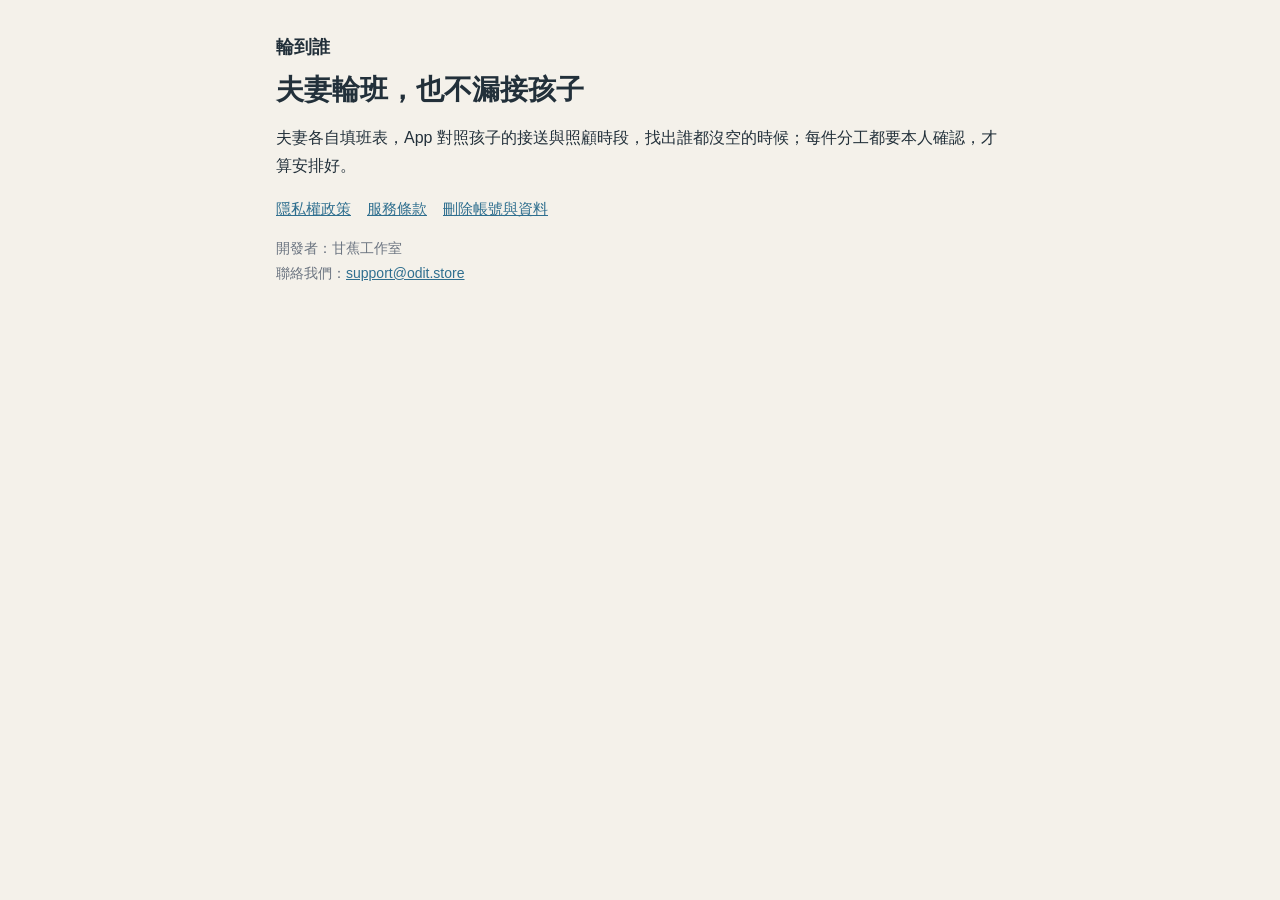
<file: index.html>
<!doctype html>
<html lang="zh-Hant"><head><meta charset="utf-8"><meta name="viewport" content="width=device-width,initial-scale=1">
<title>輪到誰</title><link rel="stylesheet" href="style.css"></head>
<body><main>
<div class="brand">輪到誰</div>
<h1>夫妻輪班，也不漏接孩子</h1>
<p>夫妻各自填班表，App 對照孩子的接送與照顧時段，找出誰都沒空的時候；每件分工都要本人確認，才算安排好。</p>
<nav><a href="privacy.html">隱私權政策</a><a href="terms.html">服務條款</a><a href="delete-account.html">刪除帳號與資料</a></nav>
<p class="meta">開發者：甘蕉工作室<br>聯絡我們：<a href="mailto:support@odit.store">support@odit.store</a></p>
</main></body></html>
</file>
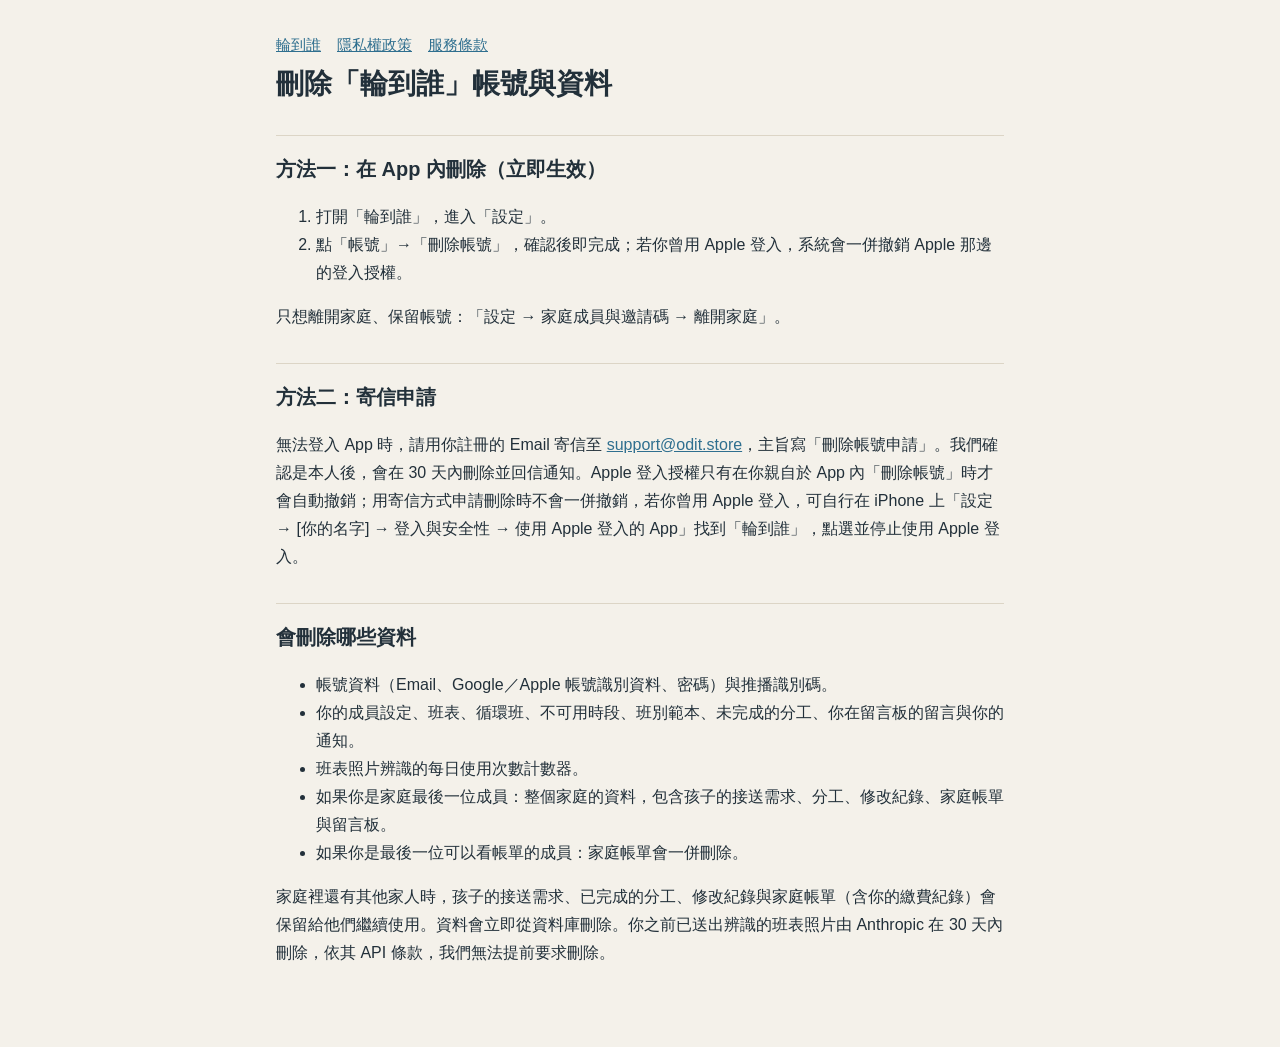
<file: delete-account.html>
<!doctype html>
<html lang="zh-Hant"><head><meta charset="utf-8"><meta name="viewport" content="width=device-width,initial-scale=1">
<title>刪除帳號與資料｜輪到誰</title><link rel="stylesheet" href="style.css"></head>
<body><main>
<nav><a href="index.html">輪到誰</a><a href="privacy.html">隱私權政策</a><a href="terms.html">服務條款</a></nav>
<h1>刪除「輪到誰」帳號與資料</h1>

<h2>方法一：在 App 內刪除（立即生效）</h2>
<ol>
<li>打開「輪到誰」，進入「設定」。</li>
<li>點「帳號」→「刪除帳號」，確認後即完成；若你曾用 Apple 登入，系統會一併撤銷 Apple 那邊的登入授權。</li>
</ol>
<p>只想離開家庭、保留帳號：「設定 → 家庭成員與邀請碼 → 離開家庭」。</p>

<h2>方法二：寄信申請</h2>
<p>無法登入 App 時，請用你註冊的 Email 寄信至 <a href="mailto:support@odit.store?subject=%E5%88%AA%E9%99%A4%E5%B8%B3%E8%99%9F%E7%94%B3%E8%AB%8B">support@odit.store</a>，主旨寫「刪除帳號申請」。我們確認是本人後，會在 30 天內刪除並回信通知。Apple 登入授權只有在你親自於 App 內「刪除帳號」時才會自動撤銷；用寄信方式申請刪除時不會一併撤銷，若你曾用 Apple 登入，可自行在 iPhone 上「設定 → [你的名字] → 登入與安全性 → 使用 Apple 登入的 App」找到「輪到誰」，點選並停止使用 Apple 登入。</p>

<h2>會刪除哪些資料</h2>
<ul>
<li>帳號資料（Email、Google／Apple 帳號識別資料、密碼）與推播識別碼。</li>
<li>你的成員設定、班表、循環班、不可用時段、班別範本、未完成的分工、你在留言板的留言與你的通知。</li>
<li>班表照片辨識的每日使用次數計數器。</li>
<li>如果你是家庭最後一位成員：整個家庭的資料，包含孩子的接送需求、分工、修改紀錄、家庭帳單與留言板。</li>
<li>如果你是最後一位可以看帳單的成員：家庭帳單會一併刪除。</li>
</ul>
<p>家庭裡還有其他家人時，孩子的接送需求、已完成的分工、修改紀錄與家庭帳單（含你的繳費紀錄）會保留給他們繼續使用。資料會立即從資料庫刪除。你之前已送出辨識的班表照片由 Anthropic 在 30 天內刪除，依其 API 條款，我們無法提前要求刪除。</p>
</main></body></html>
</file>
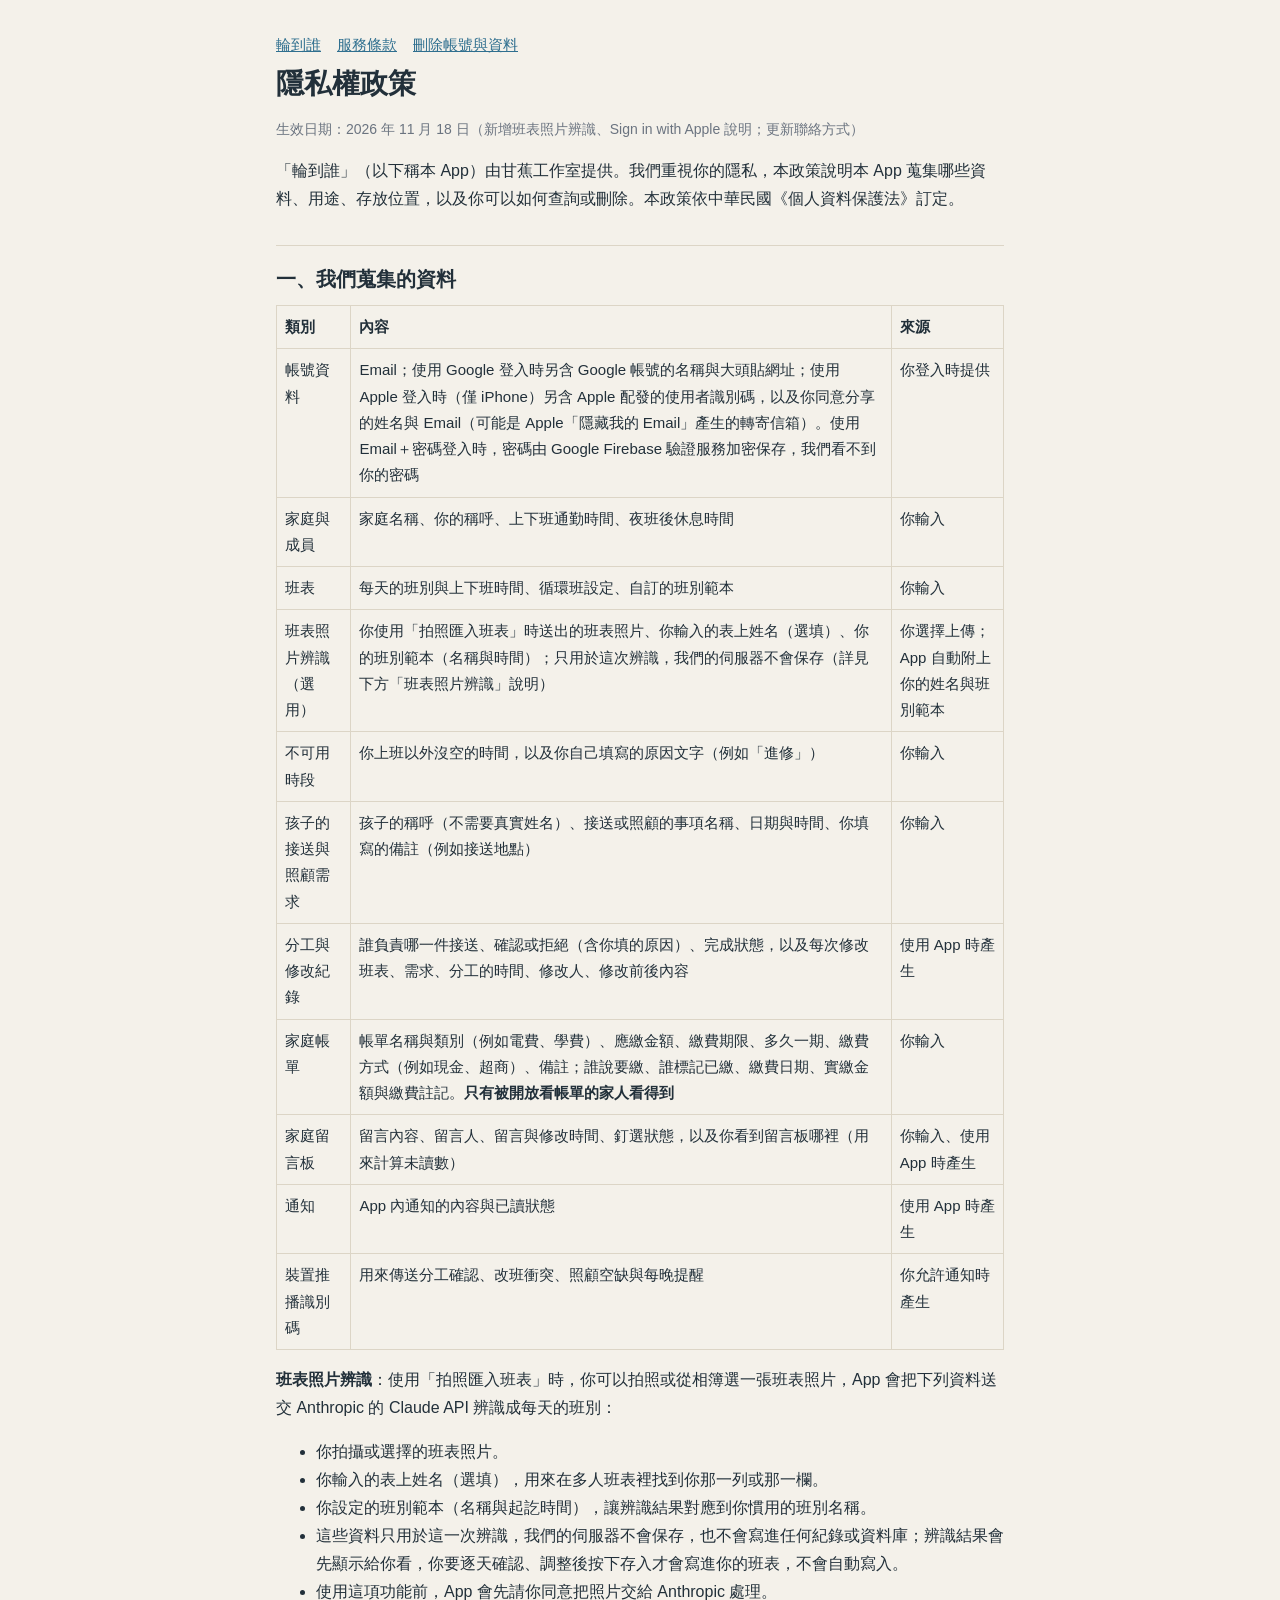
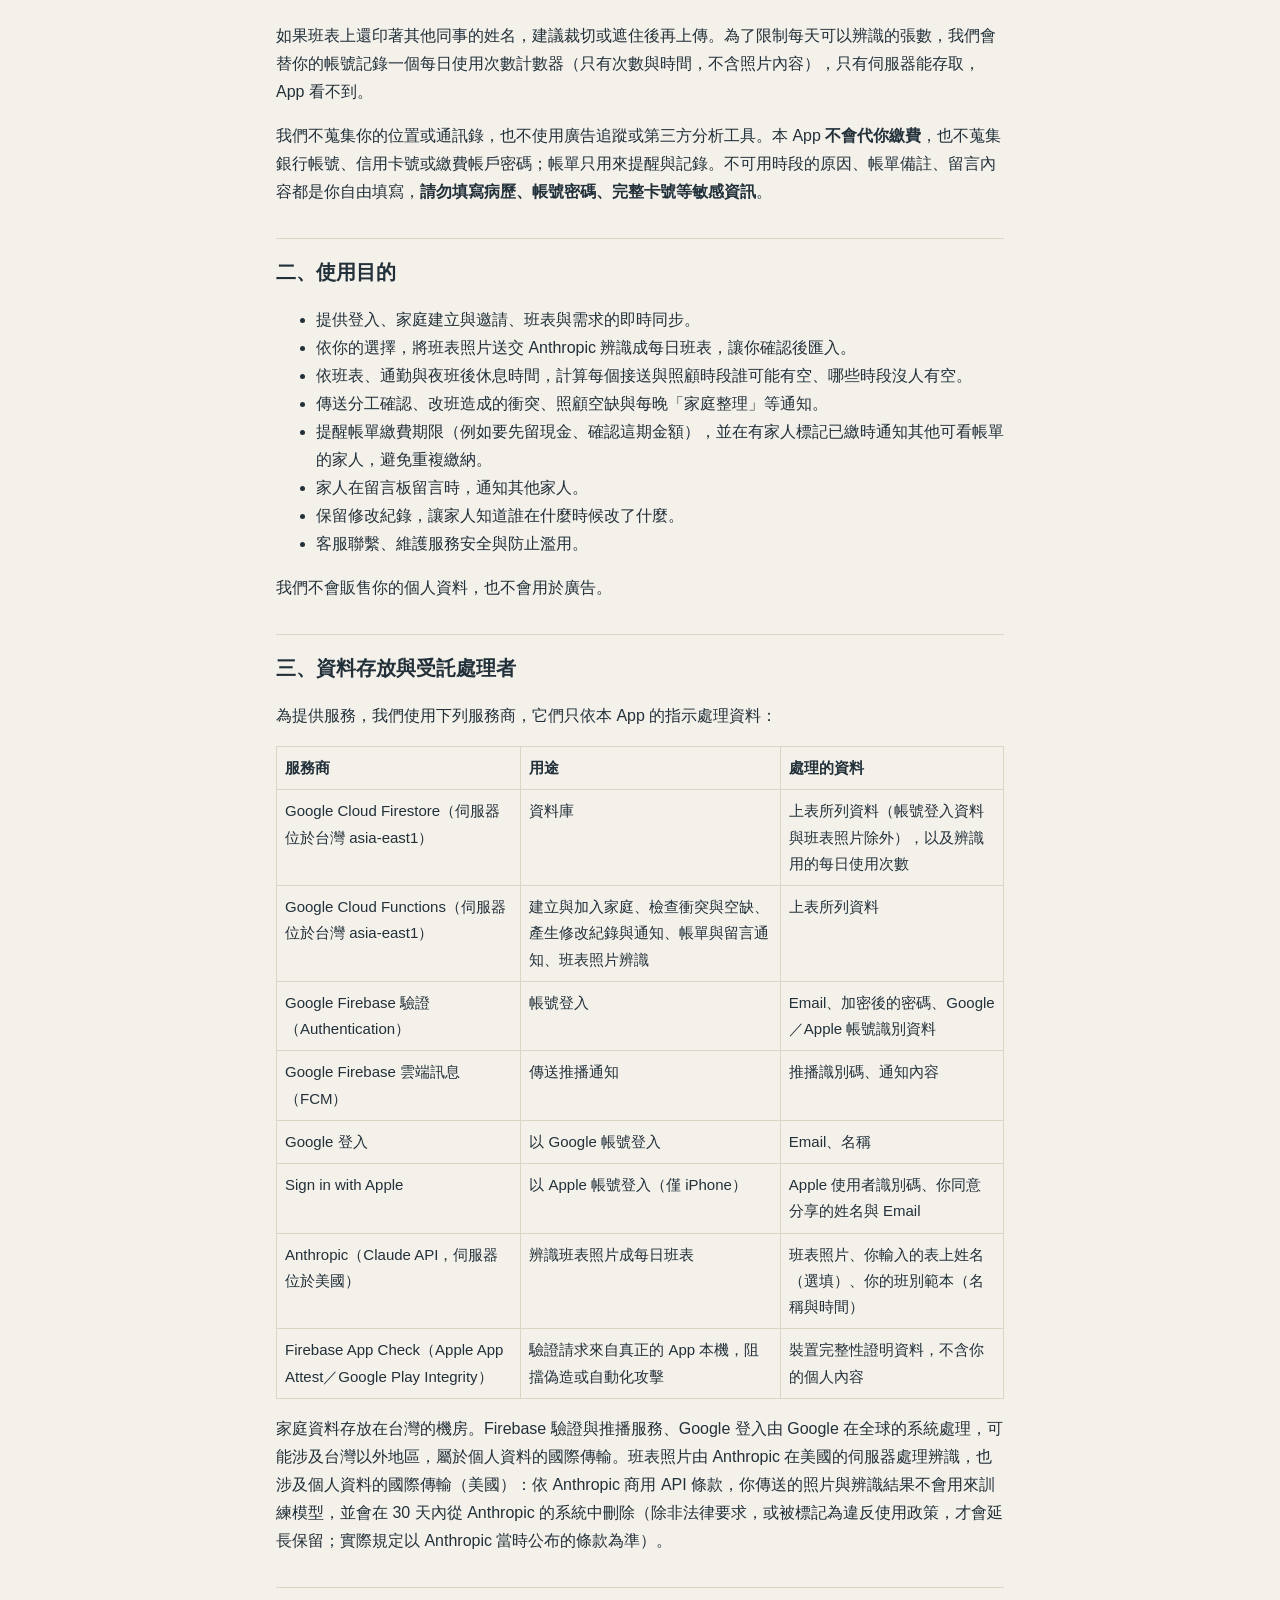
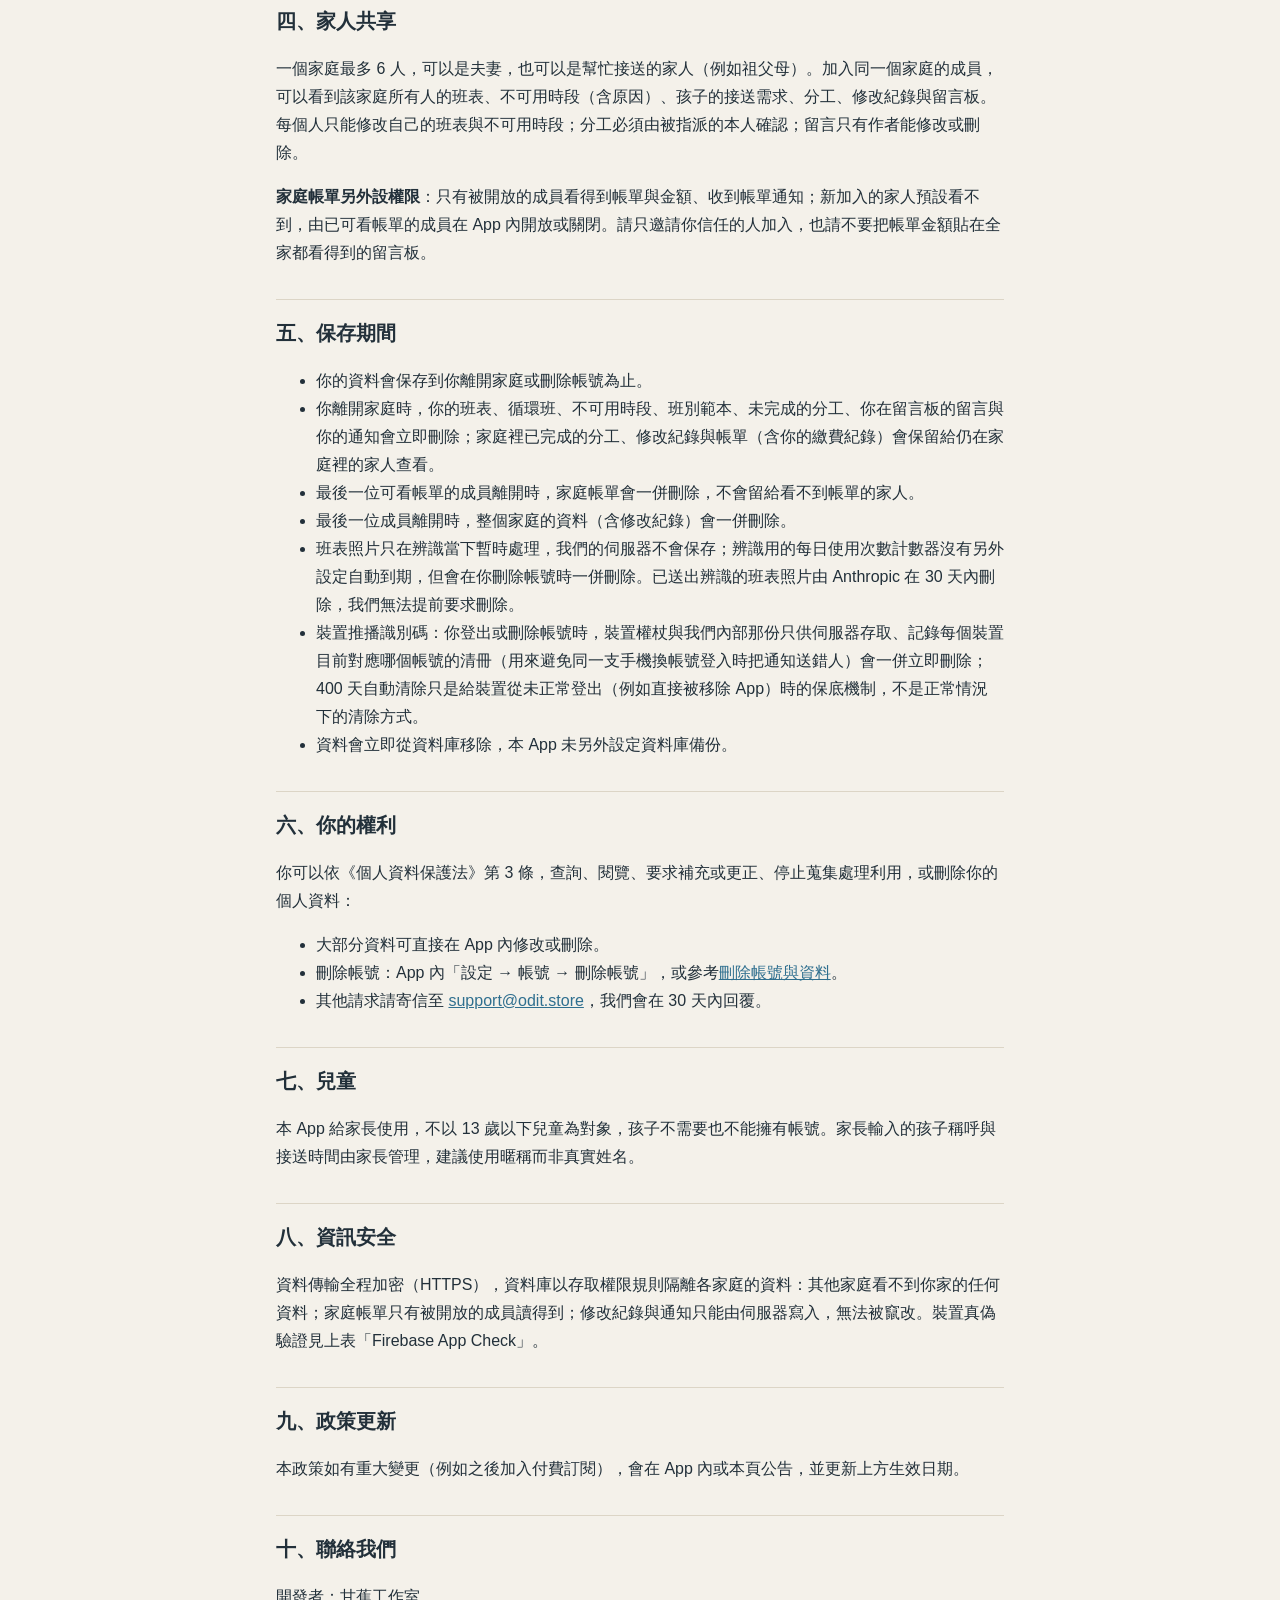
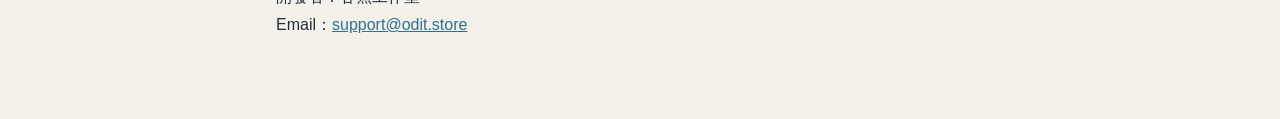
<file: privacy.html>
<!doctype html>
<html lang="zh-Hant"><head><meta charset="utf-8"><meta name="viewport" content="width=device-width,initial-scale=1">
<title>隱私權政策｜輪到誰</title><link rel="stylesheet" href="style.css"></head>
<body><main>
<nav><a href="index.html">輪到誰</a><a href="terms.html">服務條款</a><a href="delete-account.html">刪除帳號與資料</a></nav>
<h1>隱私權政策</h1>
<p class="meta">生效日期：2026 年 11 月 18 日（新增班表照片辨識、Sign in with Apple 說明；更新聯絡方式）</p>

<p>「輪到誰」（以下稱本 App）由甘蕉工作室提供。我們重視你的隱私，本政策說明本 App 蒐集哪些資料、用途、存放位置，以及你可以如何查詢或刪除。本政策依中華民國《個人資料保護法》訂定。</p>

<h2>一、我們蒐集的資料</h2>
<table>
<tr><th>類別</th><th>內容</th><th>來源</th></tr>
<tr><td>帳號資料</td><td>Email；使用 Google 登入時另含 Google 帳號的名稱與大頭貼網址；使用 Apple 登入時（僅 iPhone）另含 Apple 配發的使用者識別碼，以及你同意分享的姓名與 Email（可能是 Apple「隱藏我的 Email」產生的轉寄信箱）。使用 Email＋密碼登入時，密碼由 Google Firebase 驗證服務加密保存，我們看不到你的密碼</td><td>你登入時提供</td></tr>
<tr><td>家庭與成員</td><td>家庭名稱、你的稱呼、上下班通勤時間、夜班後休息時間</td><td>你輸入</td></tr>
<tr><td>班表</td><td>每天的班別與上下班時間、循環班設定、自訂的班別範本</td><td>你輸入</td></tr>
<tr><td>班表照片辨識（選用）</td><td>你使用「拍照匯入班表」時送出的班表照片、你輸入的表上姓名（選填）、你的班別範本（名稱與時間）；只用於這次辨識，我們的伺服器不會保存（詳見下方「班表照片辨識」說明）</td><td>你選擇上傳；App 自動附上你的姓名與班別範本</td></tr>
<tr><td>不可用時段</td><td>你上班以外沒空的時間，以及你自己填寫的原因文字（例如「進修」）</td><td>你輸入</td></tr>
<tr><td>孩子的接送與照顧需求</td><td>孩子的稱呼（不需要真實姓名）、接送或照顧的事項名稱、日期與時間、你填寫的備註（例如接送地點）</td><td>你輸入</td></tr>
<tr><td>分工與修改紀錄</td><td>誰負責哪一件接送、確認或拒絕（含你填的原因）、完成狀態，以及每次修改班表、需求、分工的時間、修改人、修改前後內容</td><td>使用 App 時產生</td></tr>
<tr><td>家庭帳單</td><td>帳單名稱與類別（例如電費、學費）、應繳金額、繳費期限、多久一期、繳費方式（例如現金、超商）、備註；誰說要繳、誰標記已繳、繳費日期、實繳金額與繳費註記。<strong>只有被開放看帳單的家人看得到</strong></td><td>你輸入</td></tr>
<tr><td>家庭留言板</td><td>留言內容、留言人、留言與修改時間、釘選狀態，以及你看到留言板哪裡（用來計算未讀數）</td><td>你輸入、使用 App 時產生</td></tr>
<tr><td>通知</td><td>App 內通知的內容與已讀狀態</td><td>使用 App 時產生</td></tr>
<tr><td>裝置推播識別碼</td><td>用來傳送分工確認、改班衝突、照顧空缺與每晚提醒</td><td>你允許通知時產生</td></tr>
</table>

<p><strong>班表照片辨識</strong>：使用「拍照匯入班表」時，你可以拍照或從相簿選一張班表照片，App 會把下列資料送交 Anthropic 的 Claude API 辨識成每天的班別：</p>
<ul>
<li>你拍攝或選擇的班表照片。</li>
<li>你輸入的表上姓名（選填），用來在多人班表裡找到你那一列或那一欄。</li>
<li>你設定的班別範本（名稱與起訖時間），讓辨識結果對應到你慣用的班別名稱。</li>
<li>這些資料只用於這一次辨識，我們的伺服器不會保存，也不會寫進任何紀錄或資料庫；辨識結果會先顯示給你看，你要逐天確認、調整後按下存入才會寫進你的班表，不會自動寫入。</li>
<li>使用這項功能前，App 會先請你同意把照片交給 Anthropic 處理。</li>
</ul>
<p>如果班表上還印著其他同事的姓名，建議裁切或遮住後再上傳。為了限制每天可以辨識的張數，我們會替你的帳號記錄一個每日使用次數計數器（只有次數與時間，不含照片內容），只有伺服器能存取，App 看不到。</p>

<p>我們不蒐集你的位置或通訊錄，也不使用廣告追蹤或第三方分析工具。本 App <strong>不會代你繳費</strong>，也不蒐集銀行帳號、信用卡號或繳費帳戶密碼；帳單只用來提醒與記錄。不可用時段的原因、帳單備註、留言內容都是你自由填寫，<strong>請勿填寫病歷、帳號密碼、完整卡號等敏感資訊</strong>。</p>

<h2>二、使用目的</h2>
<ul>
<li>提供登入、家庭建立與邀請、班表與需求的即時同步。</li>
<li>依你的選擇，將班表照片送交 Anthropic 辨識成每日班表，讓你確認後匯入。</li>
<li>依班表、通勤與夜班後休息時間，計算每個接送與照顧時段誰可能有空、哪些時段沒人有空。</li>
<li>傳送分工確認、改班造成的衝突、照顧空缺與每晚「家庭整理」等通知。</li>
<li>提醒帳單繳費期限（例如要先留現金、確認這期金額），並在有家人標記已繳時通知其他可看帳單的家人，避免重複繳納。</li>
<li>家人在留言板留言時，通知其他家人。</li>
<li>保留修改紀錄，讓家人知道誰在什麼時候改了什麼。</li>
<li>客服聯繫、維護服務安全與防止濫用。</li>
</ul>
<p>我們不會販售你的個人資料，也不會用於廣告。</p>

<h2>三、資料存放與受託處理者</h2>
<p>為提供服務，我們使用下列服務商，它們只依本 App 的指示處理資料：</p>
<table>
<tr><th>服務商</th><th>用途</th><th>處理的資料</th></tr>
<tr><td>Google Cloud Firestore（伺服器位於台灣 asia-east1）</td><td>資料庫</td><td>上表所列資料（帳號登入資料與班表照片除外），以及辨識用的每日使用次數</td></tr>
<tr><td>Google Cloud Functions（伺服器位於台灣 asia-east1）</td><td>建立與加入家庭、檢查衝突與空缺、產生修改紀錄與通知、帳單與留言通知、班表照片辨識</td><td>上表所列資料</td></tr>
<tr><td>Google Firebase 驗證（Authentication）</td><td>帳號登入</td><td>Email、加密後的密碼、Google／Apple 帳號識別資料</td></tr>
<tr><td>Google Firebase 雲端訊息（FCM）</td><td>傳送推播通知</td><td>推播識別碼、通知內容</td></tr>
<tr><td>Google 登入</td><td>以 Google 帳號登入</td><td>Email、名稱</td></tr>
<tr><td>Sign in with Apple</td><td>以 Apple 帳號登入（僅 iPhone）</td><td>Apple 使用者識別碼、你同意分享的姓名與 Email</td></tr>
<tr><td>Anthropic（Claude API，伺服器位於美國）</td><td>辨識班表照片成每日班表</td><td>班表照片、你輸入的表上姓名（選填）、你的班別範本（名稱與時間）</td></tr>
<tr><td>Firebase App Check（Apple App Attest／Google Play Integrity）</td><td>驗證請求來自真正的 App 本機，阻擋偽造或自動化攻擊</td><td>裝置完整性證明資料，不含你的個人內容</td></tr>
</table>
<p>家庭資料存放在台灣的機房。Firebase 驗證與推播服務、Google 登入由 Google 在全球的系統處理，可能涉及台灣以外地區，屬於個人資料的國際傳輸。班表照片由 Anthropic 在美國的伺服器處理辨識，也涉及個人資料的國際傳輸（美國）：依 Anthropic 商用 API 條款，你傳送的照片與辨識結果不會用來訓練模型，並會在 30 天內從 Anthropic 的系統中刪除（除非法律要求，或被標記為違反使用政策，才會延長保留；實際規定以 Anthropic 當時公布的條款為準）。</p>

<h2>四、家人共享</h2>
<p>一個家庭最多 6 人，可以是夫妻，也可以是幫忙接送的家人（例如祖父母）。加入同一個家庭的成員，可以看到該家庭所有人的班表、不可用時段（含原因）、孩子的接送需求、分工、修改紀錄與留言板。每個人只能修改自己的班表與不可用時段；分工必須由被指派的本人確認；留言只有作者能修改或刪除。</p>
<p><strong>家庭帳單另外設權限</strong>：只有被開放的成員看得到帳單與金額、收到帳單通知；新加入的家人預設看不到，由已可看帳單的成員在 App 內開放或關閉。請只邀請你信任的人加入，也請不要把帳單金額貼在全家都看得到的留言板。</p>

<h2>五、保存期間</h2>
<ul>
<li>你的資料會保存到你離開家庭或刪除帳號為止。</li>
<li>你離開家庭時，你的班表、循環班、不可用時段、班別範本、未完成的分工、你在留言板的留言與你的通知會立即刪除；家庭裡已完成的分工、修改紀錄與帳單（含你的繳費紀錄）會保留給仍在家庭裡的家人查看。</li>
<li>最後一位可看帳單的成員離開時，家庭帳單會一併刪除，不會留給看不到帳單的家人。</li>
<li>最後一位成員離開時，整個家庭的資料（含修改紀錄）會一併刪除。</li>
<li>班表照片只在辨識當下暫時處理，我們的伺服器不會保存；辨識用的每日使用次數計數器沒有另外設定自動到期，但會在你刪除帳號時一併刪除。已送出辨識的班表照片由 Anthropic 在 30 天內刪除，我們無法提前要求刪除。</li>
<li>裝置推播識別碼：你登出或刪除帳號時，裝置權杖與我們內部那份只供伺服器存取、記錄每個裝置目前對應哪個帳號的清冊（用來避免同一支手機換帳號登入時把通知送錯人）會一併立即刪除；400 天自動清除只是給裝置從未正常登出（例如直接被移除 App）時的保底機制，不是正常情況下的清除方式。</li>
<li>資料會立即從資料庫移除，本 App 未另外設定資料庫備份。</li>
</ul>

<h2>六、你的權利</h2>
<p>你可以依《個人資料保護法》第 3 條，查詢、閱覽、要求補充或更正、停止蒐集處理利用，或刪除你的個人資料：</p>
<ul>
<li>大部分資料可直接在 App 內修改或刪除。</li>
<li>刪除帳號：App 內「設定 → 帳號 → 刪除帳號」，或參考<a href="delete-account.html">刪除帳號與資料</a>。</li>
<li>其他請求請寄信至 <a href="mailto:support@odit.store">support@odit.store</a>，我們會在 30 天內回覆。</li>
</ul>

<h2>七、兒童</h2>
<p>本 App 給家長使用，不以 13 歲以下兒童為對象，孩子不需要也不能擁有帳號。家長輸入的孩子稱呼與接送時間由家長管理，建議使用暱稱而非真實姓名。</p>

<h2>八、資訊安全</h2>
<p>資料傳輸全程加密（HTTPS），資料庫以存取權限規則隔離各家庭的資料：其他家庭看不到你家的任何資料；家庭帳單只有被開放的成員讀得到；修改紀錄與通知只能由伺服器寫入，無法被竄改。裝置真偽驗證見上表「Firebase App Check」。</p>

<h2>九、政策更新</h2>
<p>本政策如有重大變更（例如之後加入付費訂閱），會在 App 內或本頁公告，並更新上方生效日期。</p>

<h2>十、聯絡我們</h2>
<p>開發者：甘蕉工作室<br>Email：<a href="mailto:support@odit.store">support@odit.store</a></p>
</main></body></html>
</file>
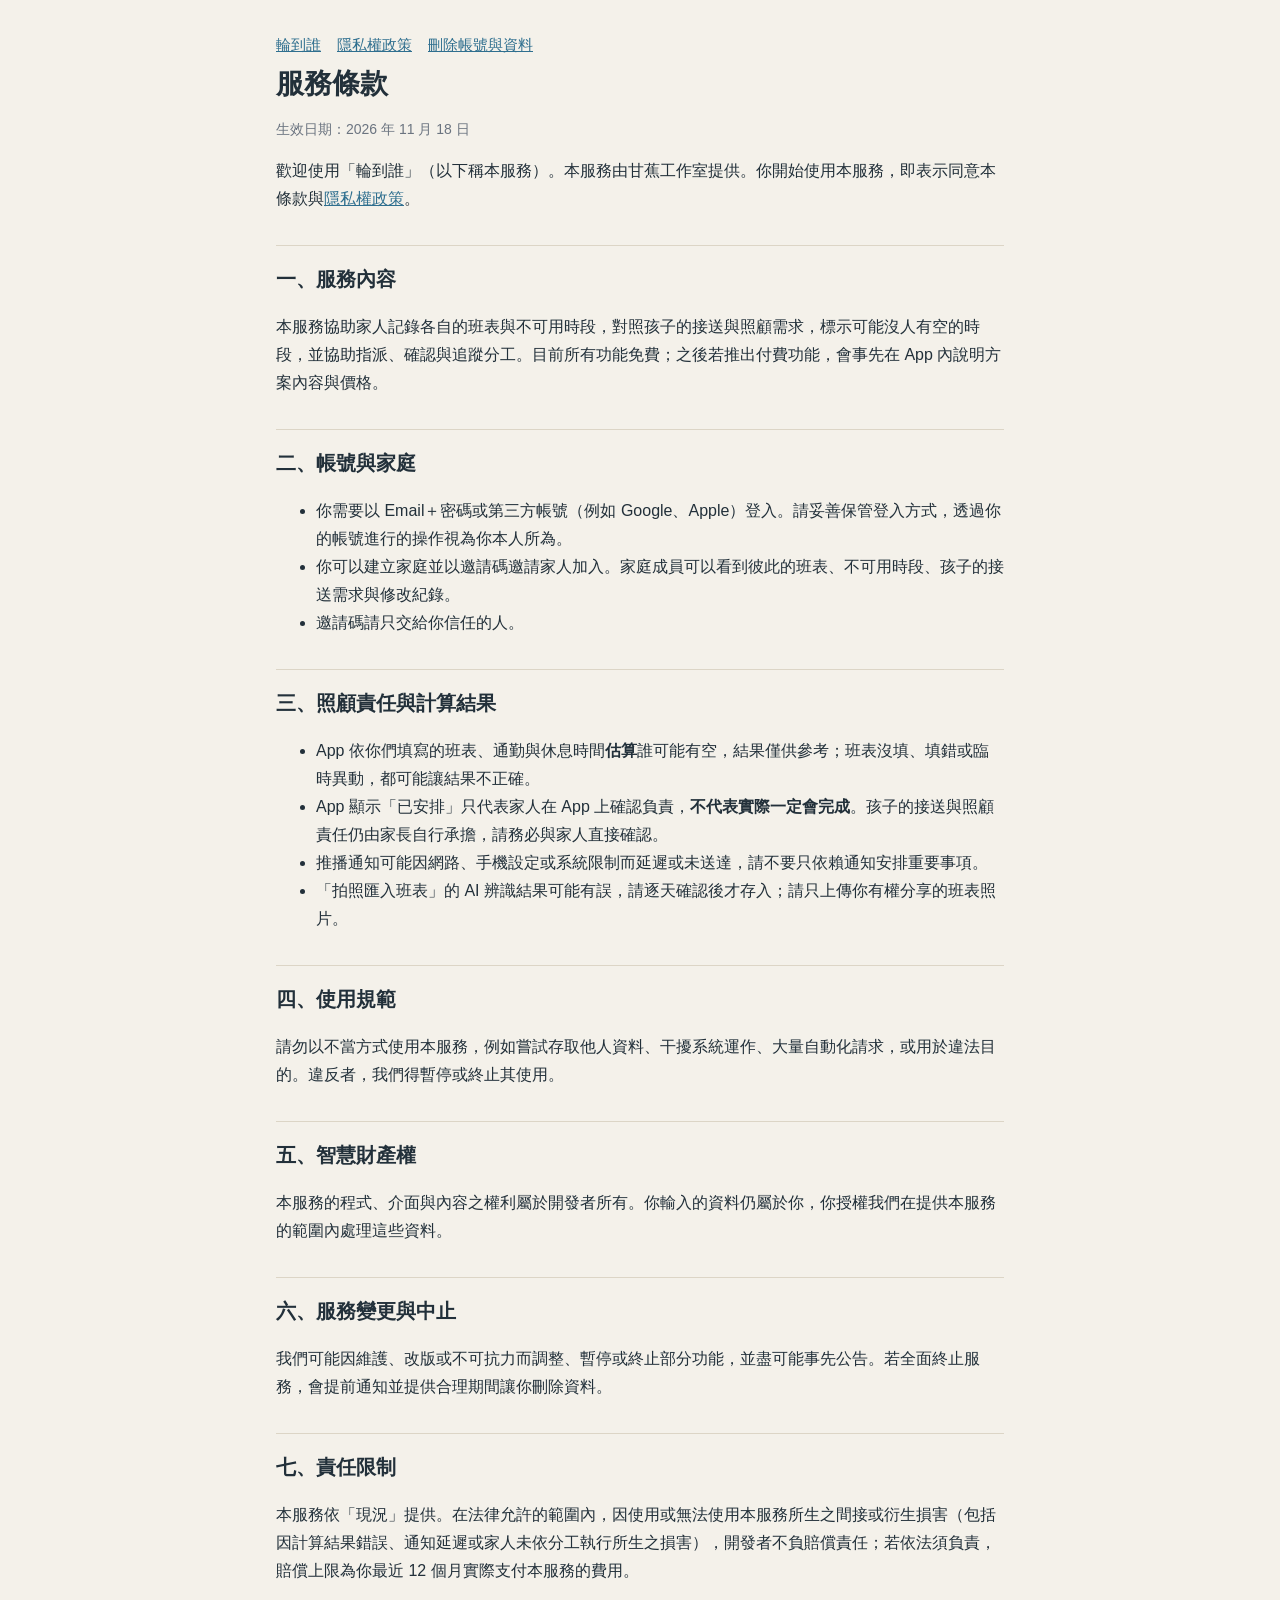
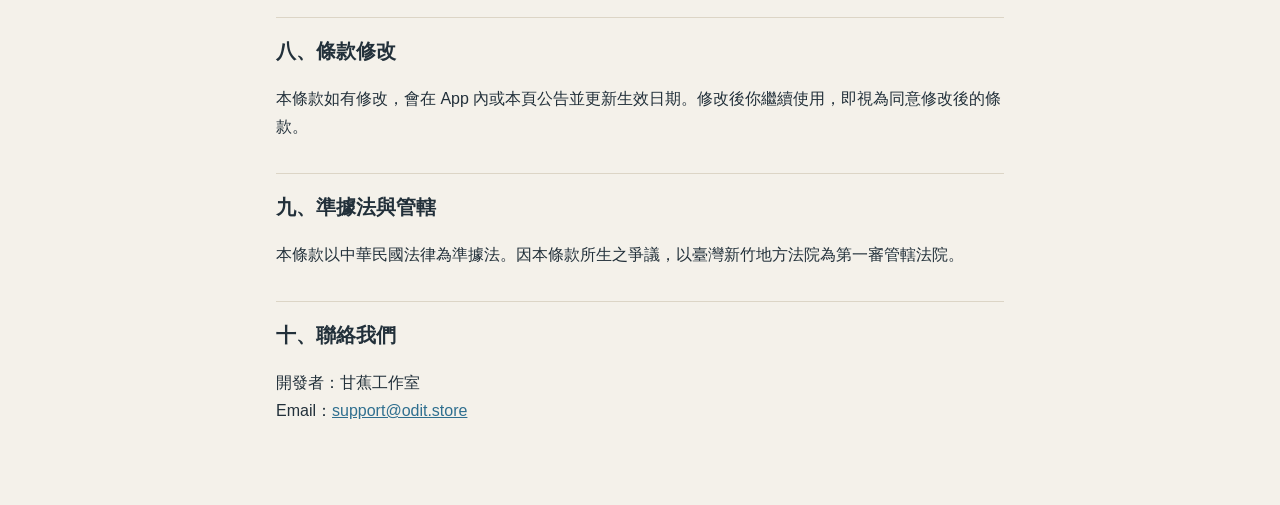
<file: terms.html>
<!doctype html>
<html lang="zh-Hant"><head><meta charset="utf-8"><meta name="viewport" content="width=device-width,initial-scale=1">
<title>服務條款｜輪到誰</title><link rel="stylesheet" href="style.css"></head>
<body><main>
<nav><a href="index.html">輪到誰</a><a href="privacy.html">隱私權政策</a><a href="delete-account.html">刪除帳號與資料</a></nav>
<h1>服務條款</h1>
<p class="meta">生效日期：2026 年 11 月 18 日</p>

<p>歡迎使用「輪到誰」（以下稱本服務）。本服務由甘蕉工作室提供。你開始使用本服務，即表示同意本條款與<a href="privacy.html">隱私權政策</a>。</p>

<h2>一、服務內容</h2>
<p>本服務協助家人記錄各自的班表與不可用時段，對照孩子的接送與照顧需求，標示可能沒人有空的時段，並協助指派、確認與追蹤分工。目前所有功能免費；之後若推出付費功能，會事先在 App 內說明方案內容與價格。</p>

<h2>二、帳號與家庭</h2>
<ul>
<li>你需要以 Email＋密碼或第三方帳號（例如 Google、Apple）登入。請妥善保管登入方式，透過你的帳號進行的操作視為你本人所為。</li>
<li>你可以建立家庭並以邀請碼邀請家人加入。家庭成員可以看到彼此的班表、不可用時段、孩子的接送需求與修改紀錄。</li>
<li>邀請碼請只交給你信任的人。</li>
</ul>

<h2>三、照顧責任與計算結果</h2>
<ul>
<li>App 依你們填寫的班表、通勤與休息時間<strong>估算</strong>誰可能有空，結果僅供參考；班表沒填、填錯或臨時異動，都可能讓結果不正確。</li>
<li>App 顯示「已安排」只代表家人在 App 上確認負責，<strong>不代表實際一定會完成</strong>。孩子的接送與照顧責任仍由家長自行承擔，請務必與家人直接確認。</li>
<li>推播通知可能因網路、手機設定或系統限制而延遲或未送達，請不要只依賴通知安排重要事項。</li>
<li>「拍照匯入班表」的 AI 辨識結果可能有誤，請逐天確認後才存入；請只上傳你有權分享的班表照片。</li>
</ul>

<h2>四、使用規範</h2>
<p>請勿以不當方式使用本服務，例如嘗試存取他人資料、干擾系統運作、大量自動化請求，或用於違法目的。違反者，我們得暫停或終止其使用。</p>

<h2>五、智慧財產權</h2>
<p>本服務的程式、介面與內容之權利屬於開發者所有。你輸入的資料仍屬於你，你授權我們在提供本服務的範圍內處理這些資料。</p>

<h2>六、服務變更與中止</h2>
<p>我們可能因維護、改版或不可抗力而調整、暫停或終止部分功能，並盡可能事先公告。若全面終止服務，會提前通知並提供合理期間讓你刪除資料。</p>

<h2>七、責任限制</h2>
<p>本服務依「現況」提供。在法律允許的範圍內，因使用或無法使用本服務所生之間接或衍生損害（包括因計算結果錯誤、通知延遲或家人未依分工執行所生之損害），開發者不負賠償責任；若依法須負責，賠償上限為你最近 12 個月實際支付本服務的費用。</p>

<h2>八、條款修改</h2>
<p>本條款如有修改，會在 App 內或本頁公告並更新生效日期。修改後你繼續使用，即視為同意修改後的條款。</p>

<h2>九、準據法與管轄</h2>
<p>本條款以中華民國法律為準據法。因本條款所生之爭議，以臺灣新竹地方法院為第一審管轄法院。</p>

<h2>十、聯絡我們</h2>
<p>開發者：甘蕉工作室<br>Email：<a href="mailto:support@odit.store">support@odit.store</a></p>
</main></body></html>
</file>
<file: style.css>
:root{--bg:#F4F1EA;--fg:#22303A;--muted:#6B7480;--accent:#2F6F8F;--line:#DCD5C6}
@media (prefers-color-scheme:dark){:root{--bg:#141A1F;--fg:#EDF1F4;--muted:#9AA6B2;--accent:#6FB3D2;--line:#33404B}}
*{box-sizing:border-box}
body{margin:0;background:var(--bg);color:var(--fg);font:16px/1.75 -apple-system,BlinkMacSystemFont,"Segoe UI","Noto Sans TC","PingFang TC","Microsoft JhengHei",sans-serif}
main{max-width:760px;margin:0 auto;padding:32px 16px 64px}
h1{font-size:28px;line-height:1.3;margin:8px 0 4px}
h2{font-size:20px;margin:32px 0 8px;padding-top:16px;border-top:1px solid var(--line)}
p,li{color:var(--fg)}
.meta{color:var(--muted);font-size:14px}
a{color:var(--accent)}
table{border-collapse:collapse;width:100%;font-size:15px}
th,td{border:1px solid var(--line);padding:8px;text-align:left;vertical-align:top}
nav{display:flex;gap:16px;flex-wrap:wrap;font-size:15px}
.brand{font-weight:700;font-size:18px}
</file>
